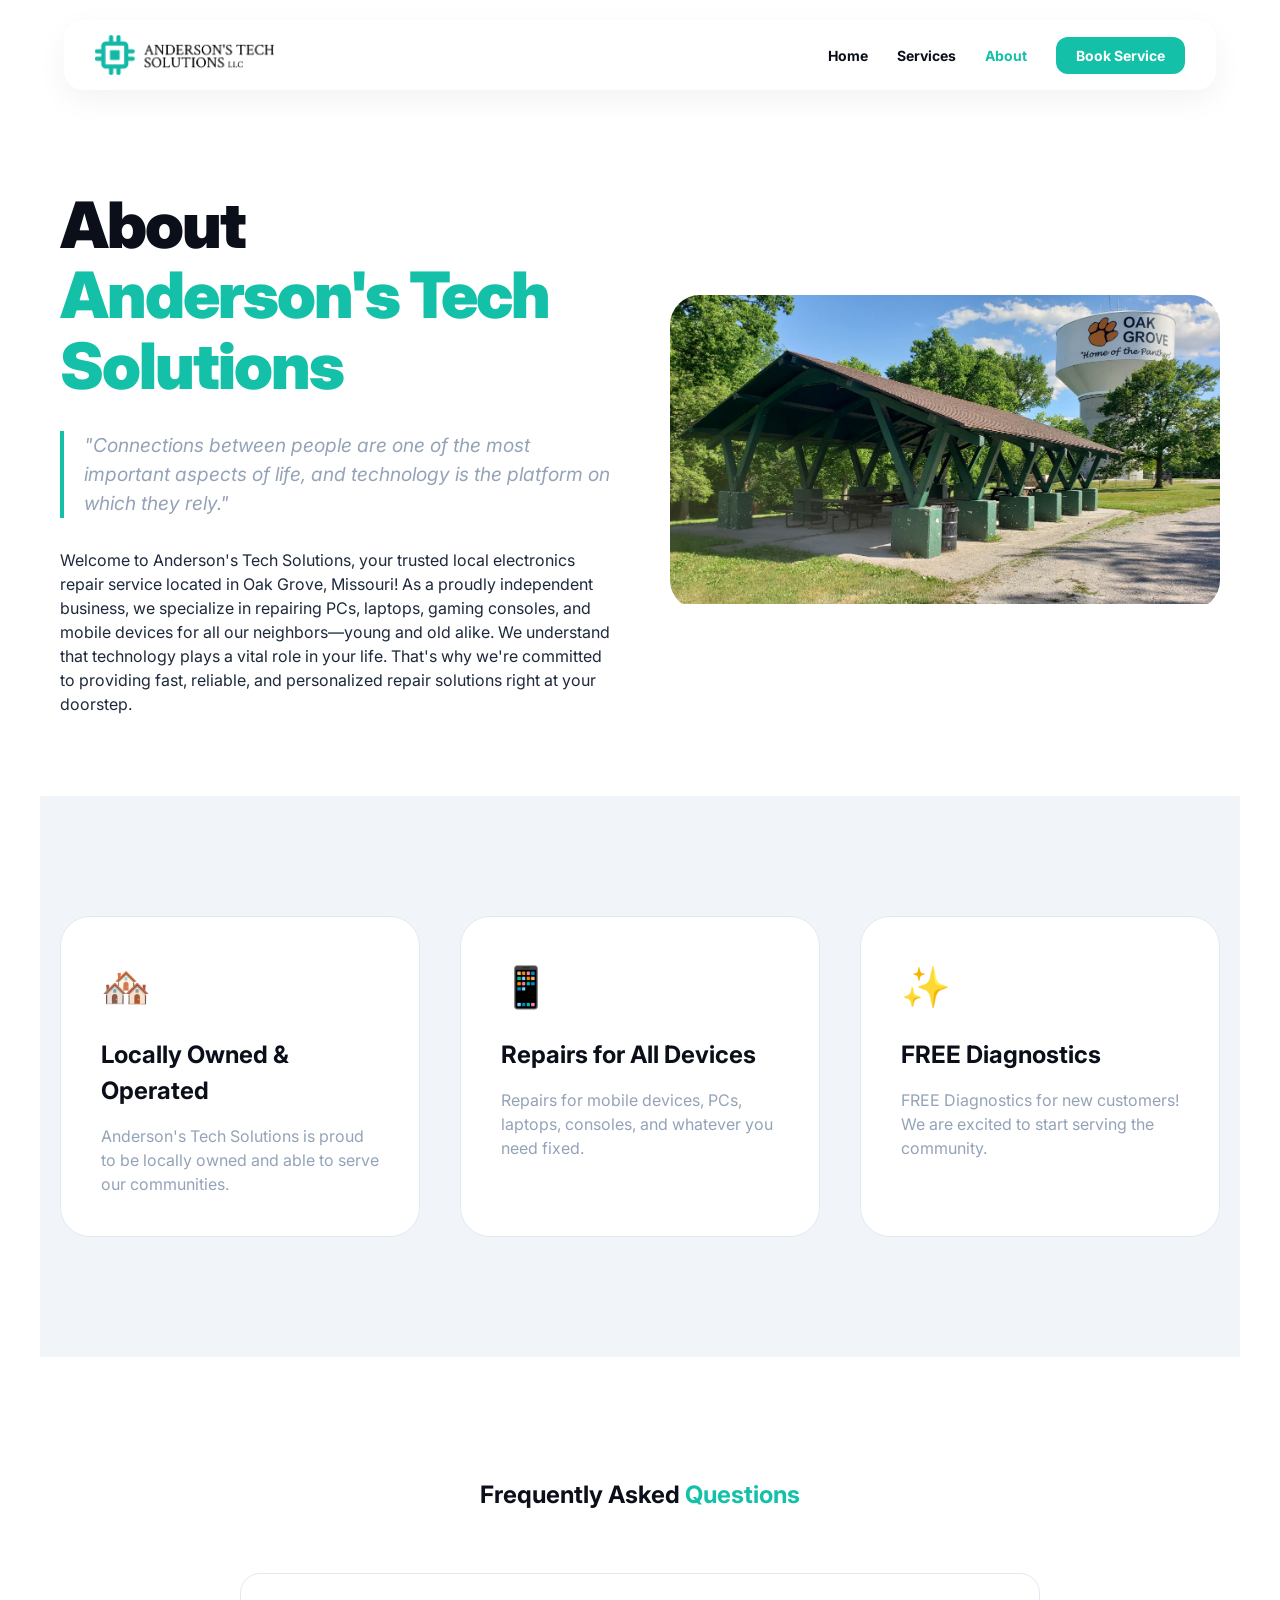
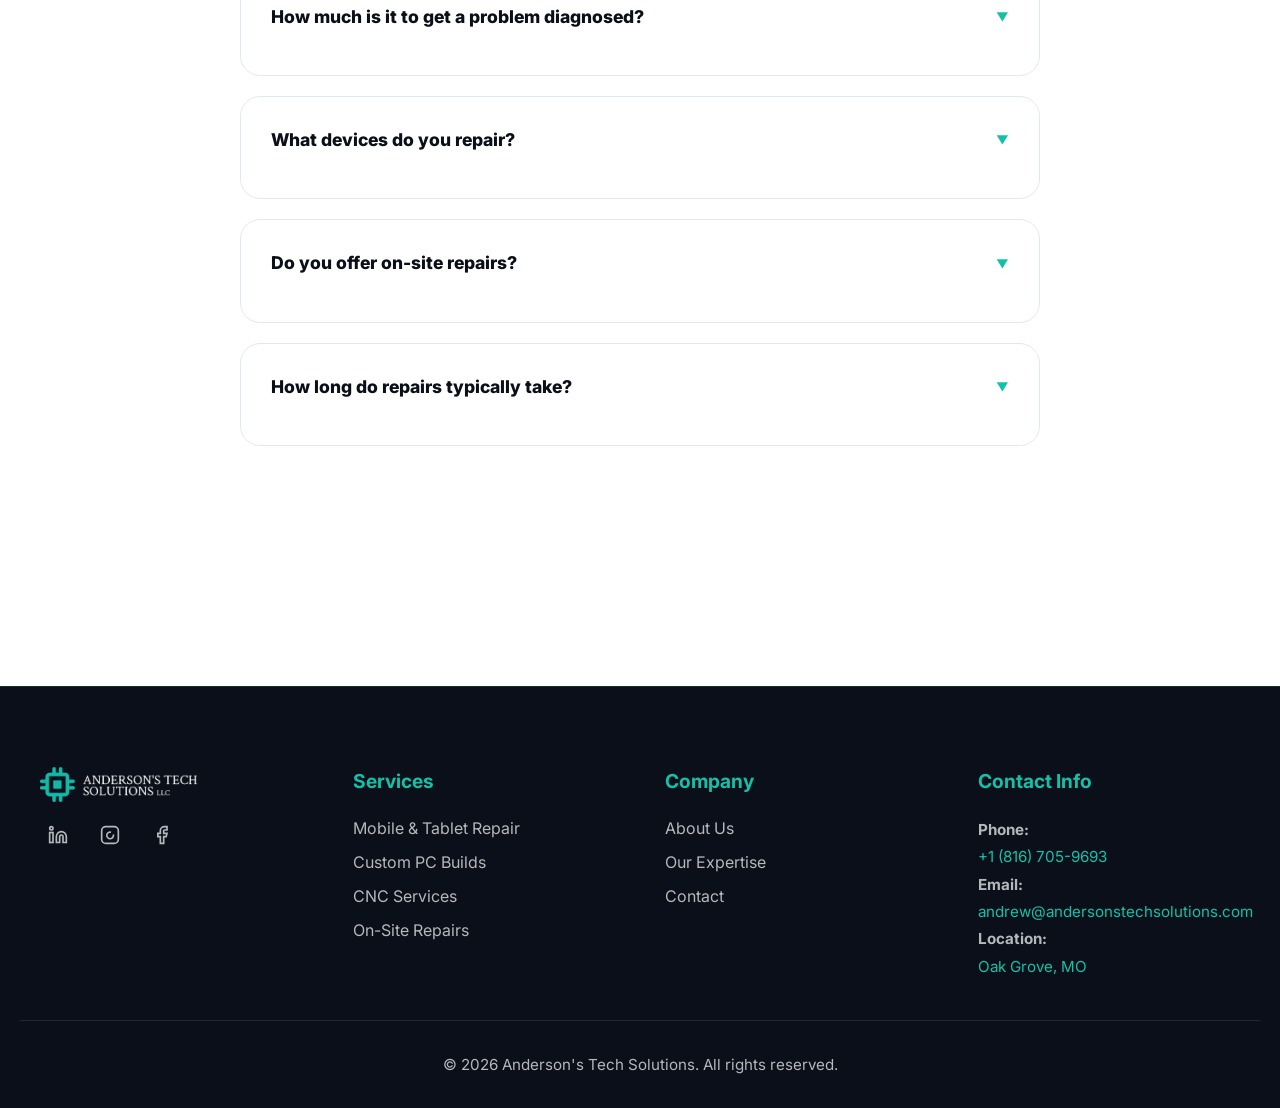
<file: about.html>
<!DOCTYPE html>
<html lang="en">
<head>
    <meta charset="UTF-8">
    <meta name="viewport" content="width=device-width, initial-scale=1.0">
    <link rel="icon" type="image/webp" href="images/log.webp">
    <title>About Us | Anderson's Tech Solutions</title>
    <link rel="stylesheet" href="style.css">
    <link rel="preconnect" href="https://fonts.googleapis.com">
    <link rel="preconnect" href="https://fonts.gstatic.com" crossorigin>
    <link href="https://fonts.googleapis.com/css2?family=Inter:wght@600;700;800;900&family=Plus+Jakarta+Sans:wght@700;800&display=swap" rel="stylesheet">
    <link href="https://unpkg.com/aos@2.3.1/dist/aos.css" rel="stylesheet">
</head>
<body>

    <nav class="navbar">
        <a href="index.html" style="display: flex; align-items: center; text-decoration: none;">
            <img src="images/andersons-tech-solutions-logo.webp" height="40" alt="Anderson's Tech Solutions Logo">
        </a>
        
        <!-- Pulsante Hamburger (visibile solo mobile) -->
        <button class="hamburger" aria-label="Toggle navigation menu" aria-expanded="false">
            <svg class="hamburger-open" width="28" height="28" viewBox="0 0 24 24" fill="none" stroke="#0b0f1a" stroke-width="3" aria-hidden="true">
                <line x1="3" y1="6" x2="21" y2="6"></line>
                <line x1="3" y1="12" x2="21" y2="12"></line>
                <line x1="3" y1="18" x2="21" y2="18"></line>
            </svg>
            <svg class="hamburger-close" width="28" height="28" viewBox="0 0 24 24" fill="none" stroke="#ffffff" stroke-width="3" aria-hidden="true">
                <line x1="5" y1="5" x2="19" y2="19"></line>
                <line x1="19" y1="5" x2="5" y2="19"></line>
            </svg>
        </button>
        
        <div class="nav-links">
            <a href="index.html">Home</a>
            <a href="services.html">Services</a>
            <a href="about.html" class="active">About</a>
            <a href="contact.html" class="btn-cta">Book Service</a>

            <div class="mobile-social" aria-label="Social links">
                <a href="#" class="social-link" aria-label="LinkedIn">
                    <svg width="24" height="24" viewBox="0 0 24 24" fill="none" stroke="currentColor" stroke-width="2" aria-hidden="true">
                        <path d="M16 8a6 6 0 0 1 6 6v7h-4v-7a2 2 0 0 0-2-2 2 2 0 0 0-2 2v7h-4v-7a6 6 0 0 1 6-6z"></path>
                        <rect x="2" y="9" width="4" height="12"></rect>
                        <circle cx="4" cy="4" r="2"></circle>
                    </svg>
                </a>
                <a href="#" class="social-link" aria-label="Instagram">
                    <svg width="24" height="24" viewBox="0 0 24 24" fill="none" stroke="currentColor" stroke-width="2" aria-hidden="true">
                        <rect x="2" y="2" width="20" height="20" rx="5" ry="5"></rect>
                        <path d="M16 11.37a4 4 0 1 1-2.74-2.74"></path>
                        <line x1="17.5" y1="6.5" x2="17.51" y2="6.5"></line>
                    </svg>
                </a>
                <a href="#" class="social-link" aria-label="Facebook">
                    <svg width="24" height="24" viewBox="0 0 24 24" fill="none" stroke="currentColor" stroke-width="2" aria-hidden="true">
                        <path d="M18 2h-3a5 5 0 0 0-5 5v3H7v4h3v8h4v-8h3l1-4h-4V7a1 1 0 0 1 1-1h3z"></path>
                    </svg>
                </a>
            </div>
        </div>
    </nav>

    <main style="padding-top: 110px;">
        <section class="about-hero">
            <div class="grid-dynamic">
                <div data-aos="fade-right">
                    <h1 style="font-size: clamp(1.8rem, 5vw, 4.5rem);">About <br><span class="text-teal">Anderson's Tech Solutions</span></h1>
                    <p style="margin: 30px 0; font-size: clamp(1rem, 2vw, 1.2rem); color: var(--gray-400); border-left: 4px solid var(--teal); padding-left: 20px; font-style: italic;">
                        "Connections between people are one of the most important aspects of life, and technology is the platform on which they rely."
                    </p>
                    <p style="color: var(--gray-800); font-size: clamp(0.95rem, 2vw, 1rem);">Welcome to Anderson's Tech Solutions, your trusted local electronics repair service located in Oak Grove, Missouri! As a proudly independent business, we specialize in repairing PCs, laptops, gaming consoles, and mobile devices for all our neighbors—young and old alike. We understand that technology plays a vital role in your life. That's why we're committed to providing fast, reliable, and personalized repair solutions right at your doorstep.</p>
                </div>
                <div class="img-wrapper" style="height: auto; min-height: 300px;" data-aos="zoom-in">
                    <img src="images/oakgrove.webp" alt="Oak Grove Workshop">
                </div>
            </div>
        </section>

        <section style="background: var(--bg-light); padding: 120px 20px;">
            <div style="max-width: 1200px; margin: 0 auto; display: grid; grid-template-columns: repeat(auto-fit, minmax(250px, 1fr)); gap: 40px;">
                <div class="card-standard" data-aos="fade-up">
                    <div style="font-size: 2.5rem; margin-bottom: 20px;">🏘️</div>
                    <h3>Locally Owned & Operated</h3>
                    <p>Anderson's Tech Solutions is proud to be locally owned and able to serve our communities.</p>
                </div>
                <div class="card-standard" data-aos="fade-up" data-aos-delay="25">
                    <div style="font-size: 2.5rem; margin-bottom: 20px;">📱</div>
                    <h3>Repairs for All Devices</h3>
                    <p>Repairs for mobile devices, PCs, laptops, consoles, and whatever you need fixed.</p>
                </div>
                <div class="card-standard" data-aos="fade-up" data-aos-delay="50">
                    <div style="font-size: 2.5rem; margin-bottom: 20px;">✨</div>
                    <h3>FREE Diagnostics</h3>
                    <p>FREE Diagnostics for new customers! We are excited to start serving the community.</p>
                </div>
            </div>
        </section>

        <section id="faq" style="padding: 120px 20px;">
            <div style="max-width: 1200px; margin: 0 auto;">
                <h2 style="text-align: center; margin-bottom: 60px;">Frequently Asked <span class="text-teal">Questions</span></h2>
                <div style="max-width: 800px; margin: 0 auto; display: grid; gap: 20px;">
                    
                    <div class="faq-item" data-aos="fade-up">
                        <div class="faq-question">How much is it to get a problem diagnosed?</div>
                        <div class="faq-answer">Diagnostics on average are about $50 but are completely free for new customers with our promotion!</div>
                    </div>

                    <div class="faq-item" data-aos="fade-up">
                        <div class="faq-question">What devices do you repair?</div>
                        <div class="faq-answer">We repair a wide range of electronics, including PCs, laptops, gaming consoles, mobile devices, and even custom-built computers. If it's tech, we can fix it!</div>
                    </div>

                    <div class="faq-item" data-aos="fade-up">
                        <div class="faq-question">Do you offer on-site repairs?</div>
                        <div class="faq-answer">Yes! We come to you for diagnostics, repairs, or device pick-up and drop-off, making the process as convenient as possible.</div>
                    </div>

                    <div class="faq-item" data-aos="fade-up">
                        <div class="faq-question">How long do repairs typically take?</div>
                        <div class="faq-answer">Most repairs are completed within 1 to 3 business days, depending on the complexity. We'll always keep you updated on the timeline.</div>
                    </div>

                </div>
            </div>
        </section>
    </main>

    <footer>
        <div class="footer-container">
            <div>
                <div class="footer-logo">
                    <img src="images/andersons-tech-solutions-logo2.webp" alt="Logo">
                </div>
                <div class="footer-social" aria-label="Social links">
                    <a href="https://www.linkedin.com" target="_blank" rel="noopener noreferrer" class="social-link" aria-label="LinkedIn">
                        <svg width="24" height="24" viewBox="0 0 24 24" fill="none" stroke="currentColor" stroke-width="2" aria-hidden="true">
                            <path d="M16 8a6 6 0 0 1 6 6v7h-4v-7a2 2 0 0 0-2-2 2 2 0 0 0-2 2v7h-4v-7a6 6 0 0 1 6-6z"></path>
                            <rect x="2" y="9" width="4" height="12"></rect>
                            <circle cx="4" cy="4" r="2"></circle>
                        </svg>
                    </a>
                    <a href="https://www.instagram.com" target="_blank" rel="noopener noreferrer" class="social-link" aria-label="Instagram">
                        <svg width="24" height="24" viewBox="0 0 24 24" fill="none" stroke="currentColor" stroke-width="2" aria-hidden="true">
                            <rect x="2" y="2" width="20" height="20" rx="5" ry="5"></rect>
                            <path d="M16 11.37a4 4 0 1 1-2.74-2.74"></path>
                            <line x1="17.5" y1="6.5" x2="17.51" y2="6.5"></line>
                        </svg>
                    </a>
                    <a href="https://www.facebook.com" target="_blank" rel="noopener noreferrer" class="social-link" aria-label="Facebook">
                        <svg width="24" height="24" viewBox="0 0 24 24" fill="none" stroke="currentColor" stroke-width="2" aria-hidden="true">
                            <path d="M18 2h-3a5 5 0 0 0-5 5v3H7v4h3v8h4v-8h3l1-4h-4V7a1 1 0 0 1 1-1h3z"></path>
                        </svg>
                    </a>
                </div>
            </div>
            <div>
                <h3>Services</h3>
                <a href="services.html#mobile">Mobile & Tablet Repair</a>
                <a href="services.html#custom">Custom PC Builds</a>
                <a href="services.html#cnc">CNC Services</a>
                <a href="services.html#onsite">On-Site Repairs</a>
            </div>
            <div>
                <h3>Company</h3>
                <a href="about.html">About Us</a>
                <a href="services.html">Our Expertise</a>
                <a href="contact.html">Contact</a>
            </div>
            <div>
                <h3>Contact Info</h3>
                <p><strong>Phone:</strong><br>+1 (816) 705-9693</p>
                <p><strong>Email:</strong><br>andrew@andersonstechsolutions.com</p>
                <p><strong>Location:</strong><br>Oak Grove, MO</p>
            </div>
        </div>
        <div class="footer-bottom">
            <p>&copy; 2026 Anderson's Tech Solutions. All rights reserved.</p>
        </div>
    </footer>

    <script src="https://unpkg.com/aos@2.3.1/dist/aos.js"></script>
    <script>
        AOS.init({ duration: 450, once: true });
        
        // Hide navbar on scroll
        let lastScrollTop = 0;
        const navbar = document.querySelector('.navbar');
        
        window.addEventListener('scroll', function() {
            let currentScroll = window.pageYOffset || document.documentElement.scrollTop;
            
            if (currentScroll > lastScrollTop && currentScroll > 100) {
                // Scrolling DOWN
                navbar.classList.add('hide');
            } else {
                // Scrolling UP
                navbar.classList.remove('hide');
            }
            
            lastScrollTop = currentScroll <= 0 ? 0 : currentScroll;
        });
        
        // Simple FAQ Accordion logic
        document.querySelectorAll('.faq-item').forEach(item => {
            item.addEventListener('click', () => {
                // Close other items
                document.querySelectorAll('.faq-item').forEach(otherItem => {
                    if (otherItem !== item) {
                        otherItem.classList.remove('active');
                    }
                });
                // Toggle current item
                item.classList.toggle('active');
            });
        });
        
        // Toggle Menu Mobile
        const hamburger = document.querySelector('.hamburger');
        const navLinks = document.querySelector('.nav-links');
        let scrollPosition = 0;
        
        // Funzione per bloccare lo scroll
        function lockScroll() {
            scrollPosition = window.pageYOffset;
            document.body.style.overflow = 'hidden';
            document.body.style.position = 'fixed';
            document.body.style.top = `-${scrollPosition}px`;
            document.body.style.width = '100%';
        }
        
        // Funzione per sbloccare lo scroll
        function unlockScroll() {
            document.body.style.removeProperty('overflow');
            document.body.style.removeProperty('position');
            document.body.style.removeProperty('top');
            document.body.style.removeProperty('width');
            window.scrollTo(0, scrollPosition);
        }
        
        // Funzione per chiudere il menu
        function closeMenu() {
            navLinks.classList.remove('active');
            hamburger.setAttribute('aria-expanded', 'false');
            hamburger.classList.remove('active');
            unlockScroll();
        }
        
        // Toggle hamburger
        hamburger.addEventListener('click', () => {
            const isActive = navLinks.classList.toggle('active');
            hamburger.setAttribute('aria-expanded', isActive);
            hamburger.classList.toggle('active', isActive);
            
            if (isActive) {
                lockScroll();
            } else {
                unlockScroll();
            }
        });
        
        // Chiudi menu quando si clicca su un link
        navLinks.querySelectorAll('a').forEach(link => {
            link.addEventListener('click', closeMenu);
        });
        
        // Chiudi menu quando si clicca fuori (sull'overlay)
        navLinks.addEventListener('click', (e) => {
            if (e.target === navLinks) {
                closeMenu();
            }
        });
    </script>
</body>
</html>
</file>
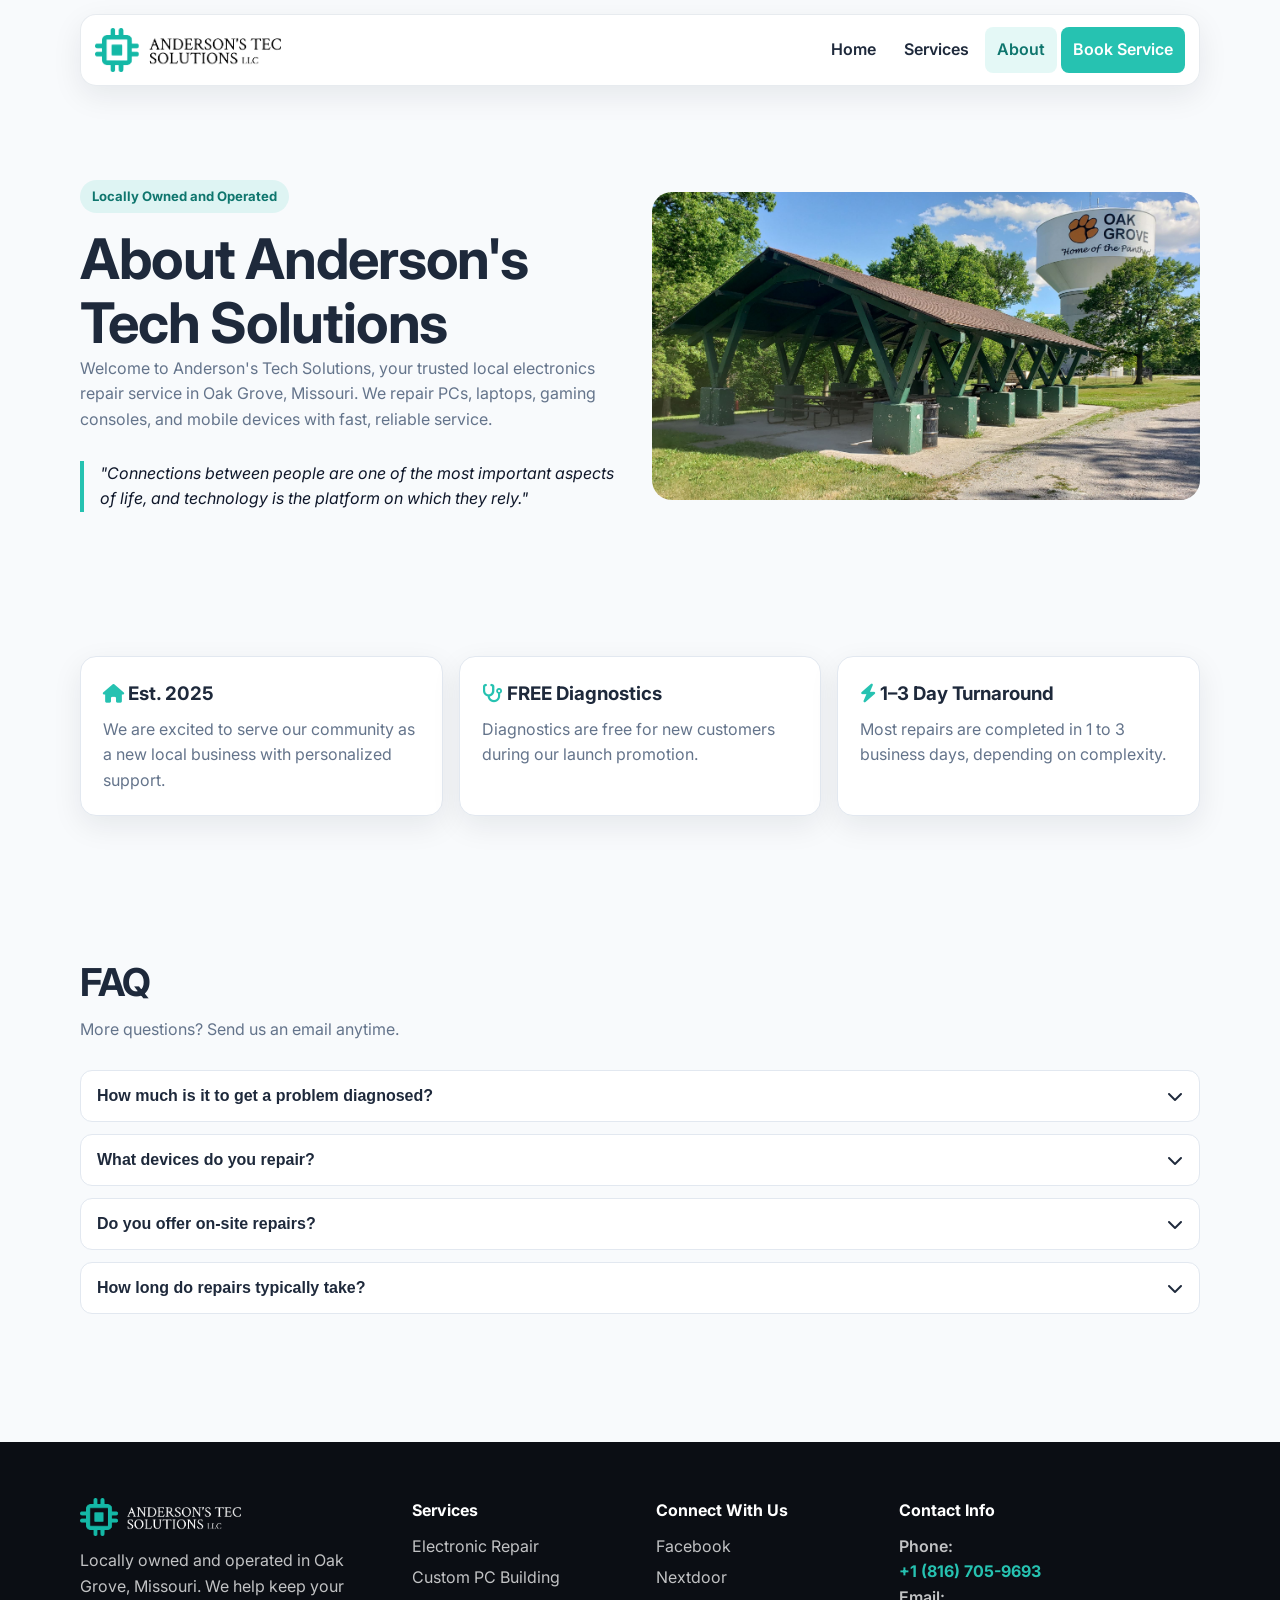
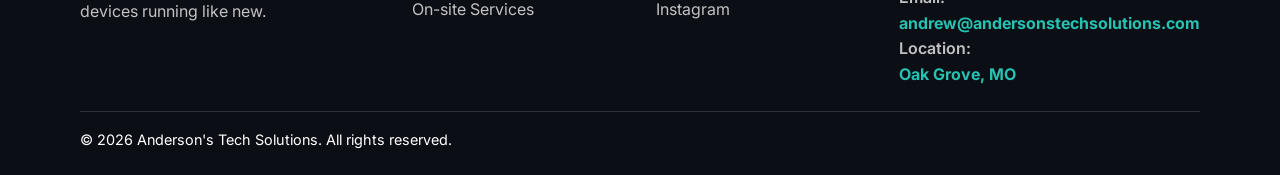
<file: ATS/about.html>
<!DOCTYPE html>
<html lang="en">
<head>
    <meta charset="UTF-8">
    <meta name="viewport" content="width=device-width, initial-scale=1.0">
    <title>About | Anderson's Tech Solutions</title>
    <link rel="preconnect" href="https://fonts.googleapis.com">
    <link rel="preconnect" href="https://fonts.gstatic.com" crossorigin>
    <link href="https://fonts.googleapis.com/css2?family=Inter:wght@400;500;600;700;800&display=swap" rel="stylesheet">
    <link rel="stylesheet" href="style.css">
    <link rel="stylesheet" href="https://cdnjs.cloudflare.com/ajax/libs/font-awesome/6.5.2/css/all.min.css">
</head>
<body>
    <header class="site-header">
        <div class="container nav-wrap">
            <a class="brand" href="index.html" aria-label="Go to home">
                <img src="images/andersons-tech-solutions-logo.webp" alt="Anderson's Tech Solutions logo">
            </a>
            <button class="nav-toggle" aria-label="Open navigation" aria-expanded="false" aria-controls="site-nav">
                <span></span><span></span><span></span>
            </button>
            <nav class="nav-links" id="site-nav">
                <a href="index.html">Home</a>
                <a href="services.html">Services</a>
                <a href="about.html">About</a>
                <a href="contact.html" class="nav-cta">Book Service</a>
            </nav>
        </div>
    </header>

    <main>
        <section class="section">
            <div class="container split">
                <div>
                    <span class="pill">Locally Owned and Operated</span>
                    <h1>About Anderson's Tech Solutions</h1>
                    <p class="section-copy">Welcome to Anderson's Tech Solutions, your trusted local electronics repair service in Oak Grove, Missouri. We repair PCs, laptops, gaming consoles, and mobile devices with fast, reliable service.</p>
                    <p class="quote-box">"Connections between people are one of the most important aspects of life, and technology is the platform on which they rely."</p>
                </div>
                <div class="hero-media">
                    <img src="images/oakgrove.webp" alt="Oak Grove community">
                </div>
            </div>
        </section>

        <section class="section">
            <div class="container services-grid">
                <article class="card">
                    <h3><i class="fa-solid fa-house" style="color:#26C2B1;"></i> Est. 2025</h3>
                    <p>We are excited to serve our community as a new local business with personalized support.</p>
                </article>
                <article class="card">
                    <h3><i class="fa-solid fa-stethoscope" style="color:#26C2B1;"></i> FREE Diagnostics</h3>
                    <p>Diagnostics are free for new customers during our launch promotion.</p>
                </article>
                <article class="card">
                    <h3><i class="fa-solid fa-bolt" style="color:#26C2B1;"></i> 1–3 Day Turnaround</h3>
                    <p>Most repairs are completed in 1 to 3 business days, depending on complexity.</p>
                </article>
            </div>
        </section>

        <section class="section">
            <div class="container">
                <h2 class="section-title">FAQ</h2>
                <p class="section-copy">More questions? Send us an email anytime.</p>
                <div class="faq-list">
                    <article class="faq-item">
                        <button class="faq-question" type="button">How much is it to get a problem diagnosed? <i class="fa-solid fa-chevron-down"></i></button>
                        <div class="faq-answer"><p>Diagnostics on average are about $50 but are currently free for new customers with our promotion.</p></div>
                    </article>
                    <article class="faq-item">
                        <button class="faq-question" type="button">What devices do you repair? <i class="fa-solid fa-chevron-down"></i></button>
                        <div class="faq-answer"><p>We repair PCs, laptops, gaming consoles, mobile devices, and custom-built computers. If it's tech, we can fix it.</p></div>
                    </article>
                    <article class="faq-item">
                        <button class="faq-question" type="button">Do you offer on-site repairs? <i class="fa-solid fa-chevron-down"></i></button>
                        <div class="faq-answer"><p>Yes. We come to you for diagnostics, repairs, and device pick-up/drop-off.</p></div>
                    </article>
                    <article class="faq-item">
                        <button class="faq-question" type="button">How long do repairs typically take? <i class="fa-solid fa-chevron-down"></i></button>
                        <div class="faq-answer"><p>Most repairs are completed within 1 to 3 business days. We keep you updated on timing.</p></div>
                    </article>
                </div>
            </div>
        </section>
    </main>

    <footer>
        <div class="container footer-grid">
            <div class="footer-brand">
                <img src="images/andersons-tech-solutions-logo2.webp" alt="Anderson's Tech Solutions logo">
                <p>Locally owned and operated in Oak Grove, Missouri. We help keep your devices running like new.</p>
            </div>
            <div>
                <h4>Services</h4>
                <ul>
                    <li><a href="services.html">Electronic Repair</a></li>
                    <li><a href="services.html">Custom PC Building</a></li>
                    <li><a href="services.html">On-site Services</a></li>
                </ul>
            </div>
            <div>
                <h4>Connect With Us</h4>
                <ul>
                    <li><a href="#">Facebook</a></li>
                    <li><a href="#">Nextdoor</a></li>
                    <li><a href="#">Instagram</a></li>
                </ul>
            </div>
            <div>
                <h4>Contact Info</h4>
                <p><span class="contact-label">Phone:</span><br><span class="contact-value">+1 (816) 705-9693</span></p>
                <p><span class="contact-label">Email:</span><br><span class="contact-value">andrew@andersonstechsolutions.com</span></p>
                <p><span class="contact-label">Location:</span><br><span class="contact-value">Oak Grove, MO</span></p>
            </div>
        </div>
        <div class="container footer-bottom">© 2026 Anderson's Tech Solutions. All rights reserved.</div>
    </footer>

    <script>
        (() => {
            const toggle = document.querySelector('.nav-toggle');
            const nav = document.querySelector('#site-nav');
            const header = document.querySelector('.site-header');
            let lastY = 0;

            toggle.addEventListener('click', () => {
                const isOpen = nav.classList.toggle('open');
                toggle.setAttribute('aria-expanded', isOpen ? 'true' : 'false');
            });

            nav.querySelectorAll('a').forEach(link => {
                link.addEventListener('click', () => {
                    nav.classList.remove('open');
                    toggle.setAttribute('aria-expanded', 'false');
                });
            });

            const current = window.location.pathname.split('/').pop() || 'index.html';
            nav.querySelectorAll('a').forEach(link => {
                const href = link.getAttribute('href');
                if (href === current) link.classList.add('active');
            });

            window.addEventListener('scroll', () => {
                const y = window.scrollY || document.documentElement.scrollTop;
                if (y > lastY && y > 120) header.classList.add('is-hidden');
                else header.classList.remove('is-hidden');
                lastY = y <= 0 ? 0 : y;
            });

            document.querySelectorAll('.faq-item').forEach(item => {
                const button = item.querySelector('.faq-question');
                button.addEventListener('click', () => item.classList.toggle('active'));
            });
        })();
    </script>
</body>
</html>
</file>
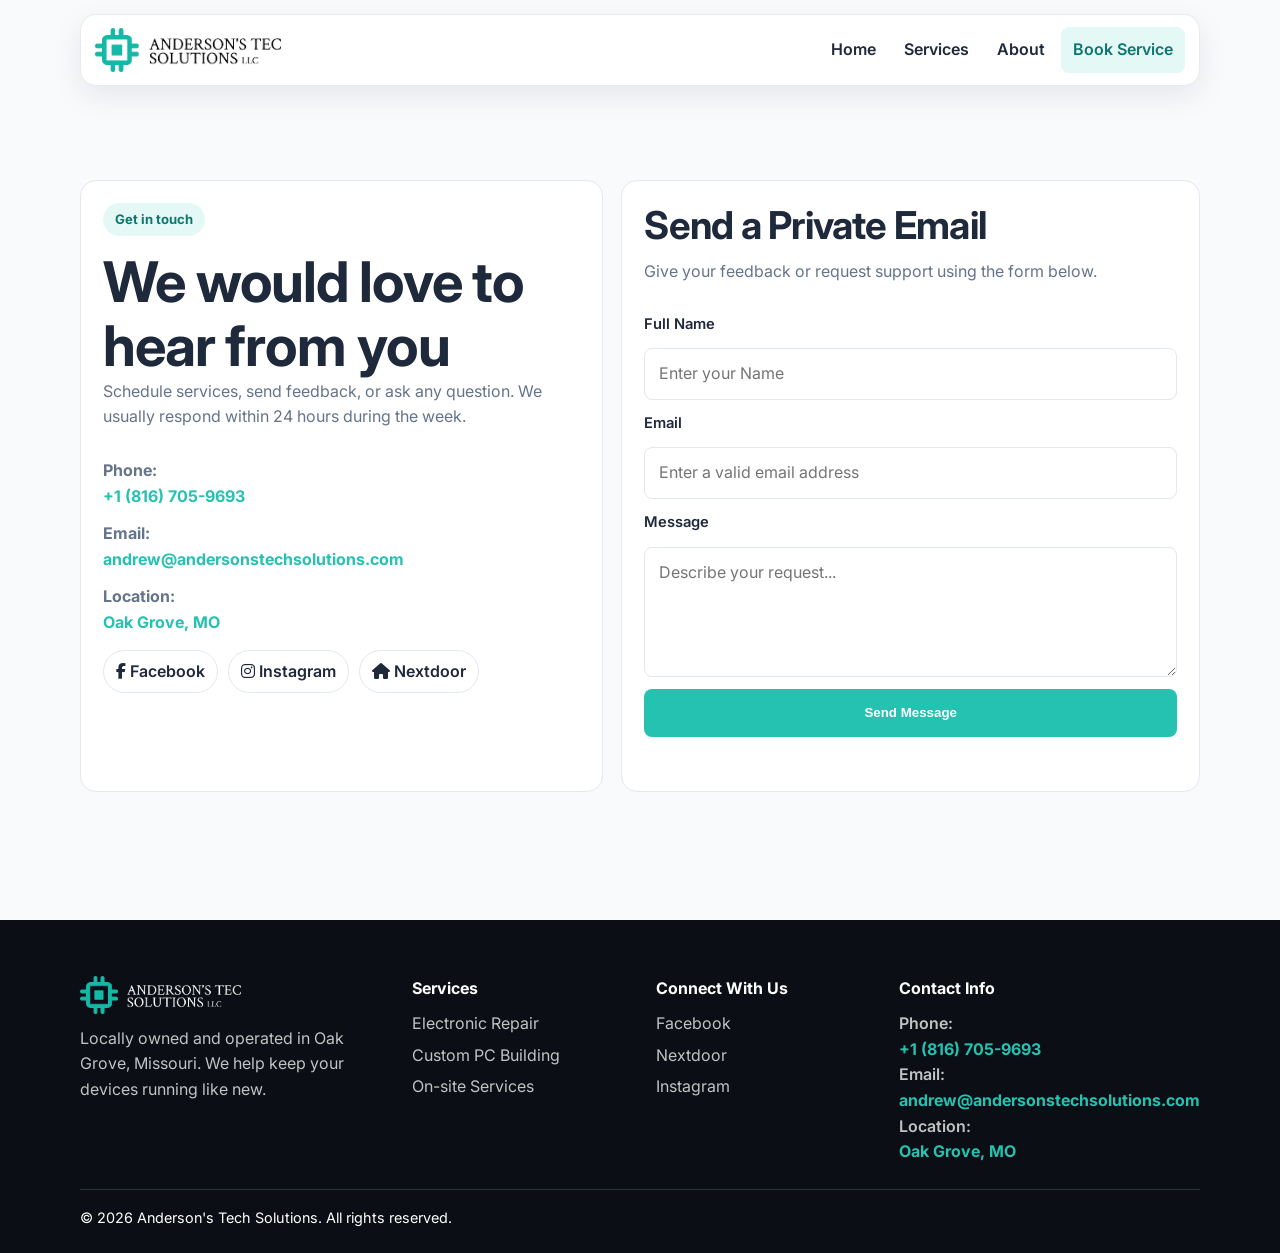
<file: ATS/contact.html>
<!DOCTYPE html>
<html lang="en">
<head>
    <meta charset="UTF-8">
    <meta name="viewport" content="width=device-width, initial-scale=1.0">
    <title>Contact | Anderson's Tech Solutions</title>
    <link rel="preconnect" href="https://fonts.googleapis.com">
    <link rel="preconnect" href="https://fonts.gstatic.com" crossorigin>
    <link href="https://fonts.googleapis.com/css2?family=Inter:wght@400;500;600;700;800&display=swap" rel="stylesheet">
    <link rel="stylesheet" href="style.css">
    <link rel="stylesheet" href="https://cdnjs.cloudflare.com/ajax/libs/font-awesome/6.5.2/css/all.min.css">
</head>
<body>
    <header class="site-header">
        <div class="container nav-wrap">
            <a class="brand" href="index.html" aria-label="Go to home">
                <img src="images/andersons-tech-solutions-logo.webp" alt="Anderson's Tech Solutions logo">
            </a>
            <button class="nav-toggle" aria-label="Open navigation" aria-expanded="false" aria-controls="site-nav">
                <span></span><span></span><span></span>
            </button>
            <nav class="nav-links" id="site-nav">
                <a href="index.html">Home</a>
                <a href="services.html">Services</a>
                <a href="about.html">About</a>
                <a href="contact.html" class="nav-cta">Book Service</a>
            </nav>
        </div>
    </header>

    <main>
        <section class="section">
            <div class="container contact-layout">
                <aside class="contact-panel">
                    <span class="pill">Get in touch</span>
                    <h1>We would love to hear from you</h1>
                    <p class="section-copy">Schedule services, send feedback, or ask any question. We usually respond within 24 hours during the week.</p>
                    <div class="contact-list">
                        <p><strong>Phone:</strong><br><span class="contact-value">+1 (816) 705-9693</span></p>
                        <p><strong>Email:</strong><br><span class="contact-value">andrew@andersonstechsolutions.com</span></p>
                        <p><strong>Location:</strong><br><span class="contact-value">Oak Grove, MO</span></p>
                    </div>
                    <div class="social-links">
                        <a href="#"><i class="fa-brands fa-facebook-f"></i> Facebook</a>
                        <a href="#"><i class="fa-brands fa-instagram"></i> Instagram</a>
                        <a href="#"><i class="fa-solid fa-house"></i> Nextdoor</a>
                    </div>
                </aside>

                <div class="contact-form-wrap">
                    <h2 class="section-title">Send a Private Email</h2>
                    <p class="section-copy">Give your feedback or request support using the form below.</p>
                    <form id="contact-form">
                        <label for="name">Full Name</label>
                        <input id="name" type="text" name="name" placeholder="Enter your Name" required>

                        <label for="email">Email</label>
                        <input id="email" type="email" name="email" placeholder="Enter a valid email address" required>

                        <label for="message">Message</label>
                        <textarea id="message" name="message" placeholder="Describe your request..." required></textarea>

                        <button class="btn" type="submit">Send Message</button>
                        <p class="form-msg" id="form-msg"></p>
                    </form>
                </div>
            </div>
        </section>
    </main>

    <footer>
        <div class="container footer-grid">
            <div class="footer-brand">
                <img src="images/andersons-tech-solutions-logo2.webp" alt="Anderson's Tech Solutions logo">
                <p>Locally owned and operated in Oak Grove, Missouri. We help keep your devices running like new.</p>
            </div>
            <div>
                <h4>Services</h4>
                <ul>
                    <li><a href="services.html">Electronic Repair</a></li>
                    <li><a href="services.html">Custom PC Building</a></li>
                    <li><a href="services.html">On-site Services</a></li>
                </ul>
            </div>
            <div>
                <h4>Connect With Us</h4>
                <ul>
                    <li><a href="#">Facebook</a></li>
                    <li><a href="#">Nextdoor</a></li>
                    <li><a href="#">Instagram</a></li>
                </ul>
            </div>
            <div>
                <h4>Contact Info</h4>
                <p><span class="contact-label">Phone:</span><br><span class="contact-value">+1 (816) 705-9693</span></p>
                <p><span class="contact-label">Email:</span><br><span class="contact-value">andrew@andersonstechsolutions.com</span></p>
                <p><span class="contact-label">Location:</span><br><span class="contact-value">Oak Grove, MO</span></p>
            </div>
        </div>
        <div class="container footer-bottom">© 2026 Anderson's Tech Solutions. All rights reserved.</div>
    </footer>

    <script>
        (() => {
            const toggle = document.querySelector('.nav-toggle');
            const nav = document.querySelector('#site-nav');
            const header = document.querySelector('.site-header');
            const form = document.querySelector('#contact-form');
            const msg = document.querySelector('#form-msg');
            let lastY = 0;

            toggle.addEventListener('click', () => {
                const isOpen = nav.classList.toggle('open');
                toggle.setAttribute('aria-expanded', isOpen ? 'true' : 'false');
            });

            nav.querySelectorAll('a').forEach(link => {
                link.addEventListener('click', () => {
                    nav.classList.remove('open');
                    toggle.setAttribute('aria-expanded', 'false');
                });
            });

            const current = window.location.pathname.split('/').pop() || 'index.html';
            nav.querySelectorAll('a').forEach(link => {
                const href = link.getAttribute('href');
                if (href === current) link.classList.add('active');
            });

            window.addEventListener('scroll', () => {
                const y = window.scrollY || document.documentElement.scrollTop;
                if (y > lastY && y > 120) header.classList.add('is-hidden');
                else header.classList.remove('is-hidden');
                lastY = y <= 0 ? 0 : y;
            });

            form.addEventListener('submit', (event) => {
                event.preventDefault();
                msg.textContent = 'Thanks! Your message has been prepared. We will get back to you soon.';
                form.reset();
            });
        })();
    </script>
</body>
</html>
</file>
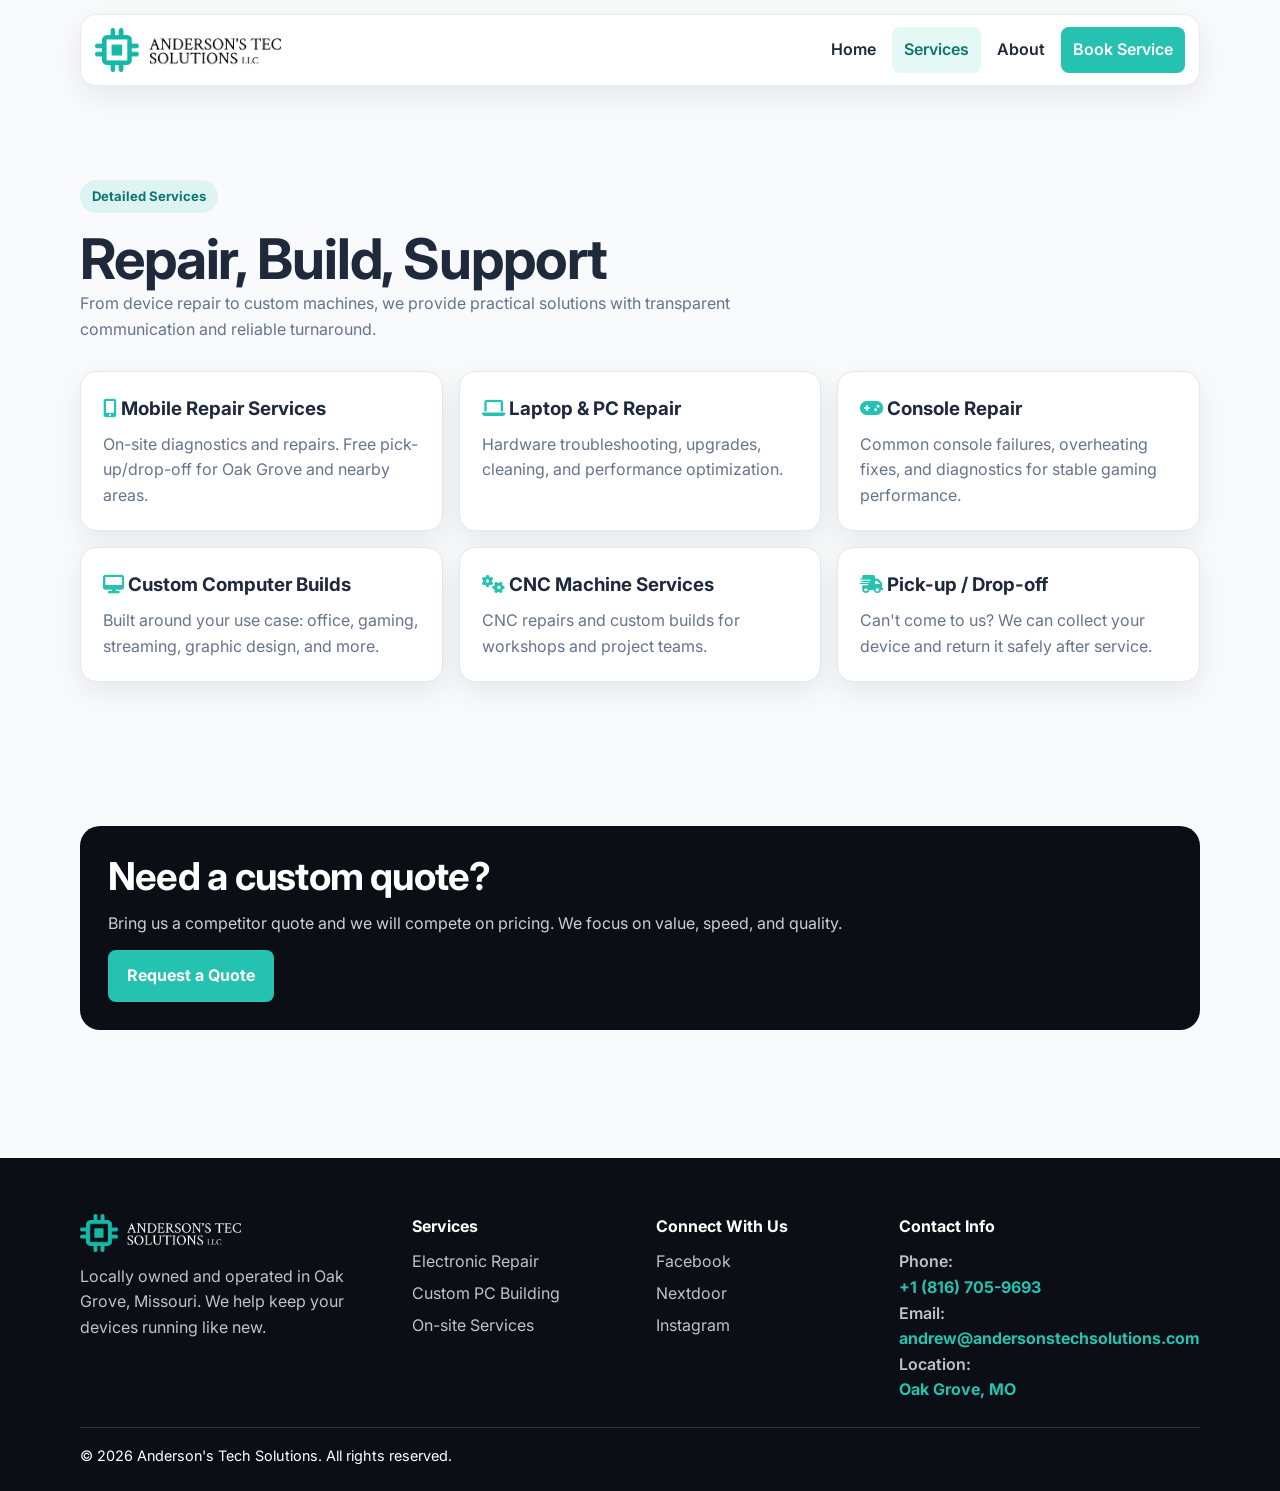
<file: ATS/services.html>
<!DOCTYPE html>
<html lang="en">
<head>
    <meta charset="UTF-8">
    <meta name="viewport" content="width=device-width, initial-scale=1.0">
    <title>Services | Anderson's Tech Solutions</title>
    <link rel="preconnect" href="https://fonts.googleapis.com">
    <link rel="preconnect" href="https://fonts.gstatic.com" crossorigin>
    <link href="https://fonts.googleapis.com/css2?family=Inter:wght@400;500;600;700;800&display=swap" rel="stylesheet">
    <link rel="stylesheet" href="style.css">
    <link rel="stylesheet" href="https://cdnjs.cloudflare.com/ajax/libs/font-awesome/6.5.2/css/all.min.css">
</head>
<body>
    <header class="site-header">
        <div class="container nav-wrap">
            <a class="brand" href="index.html" aria-label="Go to home">
                <img src="images/andersons-tech-solutions-logo.webp" alt="Anderson's Tech Solutions logo">
            </a>
            <button class="nav-toggle" aria-label="Open navigation" aria-expanded="false" aria-controls="site-nav">
                <span></span><span></span><span></span>
            </button>
            <nav class="nav-links" id="site-nav">
                <a href="index.html">Home</a>
                <a href="services.html">Services</a>
                <a href="about.html">About</a>
                <a href="contact.html" class="nav-cta">Book Service</a>
            </nav>
        </div>
    </header>

    <main>
        <section class="section">
            <div class="container">
                <span class="pill">Detailed Services</span>
                <h1>Repair, Build, Support</h1>
                <p class="section-copy">From device repair to custom machines, we provide practical solutions with transparent communication and reliable turnaround.</p>
                <div class="services-grid">
                    <article class="card">
                        <h3><i class="fa-solid fa-mobile-screen-button" style="color:#26C2B1;"></i> Mobile Repair Services</h3>
                        <p>On-site diagnostics and repairs. Free pick-up/drop-off for Oak Grove and nearby areas.</p>
                    </article>
                    <article class="card">
                        <h3><i class="fa-solid fa-laptop" style="color:#26C2B1;"></i> Laptop & PC Repair</h3>
                        <p>Hardware troubleshooting, upgrades, cleaning, and performance optimization.</p>
                    </article>
                    <article class="card">
                        <h3><i class="fa-solid fa-gamepad" style="color:#26C2B1;"></i> Console Repair</h3>
                        <p>Common console failures, overheating fixes, and diagnostics for stable gaming performance.</p>
                    </article>
                    <article class="card">
                        <h3><i class="fa-solid fa-desktop" style="color:#26C2B1;"></i> Custom Computer Builds</h3>
                        <p>Built around your use case: office, gaming, streaming, graphic design, and more.</p>
                    </article>
                    <article class="card">
                        <h3><i class="fa-solid fa-gears" style="color:#26C2B1;"></i> CNC Machine Services</h3>
                        <p>CNC repairs and custom builds for workshops and project teams.</p>
                    </article>
                    <article class="card">
                        <h3><i class="fa-solid fa-truck-fast" style="color:#26C2B1;"></i> Pick-up / Drop-off</h3>
                        <p>Can't come to us? We can collect your device and return it safely after service.</p>
                    </article>
                </div>
            </div>
        </section>

        <section class="section">
            <div class="container dark-band">
                <h2 class="section-title">Need a custom quote?</h2>
                <p>Bring us a competitor quote and we will compete on pricing. We focus on value, speed, and quality.</p>
                <div style="margin-top:14px;">
                    <a class="btn" href="contact.html">Request a Quote</a>
                </div>
            </div>
        </section>
    </main>

    <footer>
        <div class="container footer-grid">
            <div class="footer-brand">
                <img src="images/andersons-tech-solutions-logo2.webp" alt="Anderson's Tech Solutions logo">
                <p>Locally owned and operated in Oak Grove, Missouri. We help keep your devices running like new.</p>
            </div>
            <div>
                <h4>Services</h4>
                <ul>
                    <li><a href="services.html">Electronic Repair</a></li>
                    <li><a href="services.html">Custom PC Building</a></li>
                    <li><a href="services.html">On-site Services</a></li>
                </ul>
            </div>
            <div>
                <h4>Connect With Us</h4>
                <ul>
                    <li><a href="#">Facebook</a></li>
                    <li><a href="#">Nextdoor</a></li>
                    <li><a href="#">Instagram</a></li>
                </ul>
            </div>
            <div>
                <h4>Contact Info</h4>
                <p><span class="contact-label">Phone:</span><br><span class="contact-value">+1 (816) 705-9693</span></p>
                <p><span class="contact-label">Email:</span><br><span class="contact-value">andrew@andersonstechsolutions.com</span></p>
                <p><span class="contact-label">Location:</span><br><span class="contact-value">Oak Grove, MO</span></p>
            </div>
        </div>
        <div class="container footer-bottom">© 2026 Anderson's Tech Solutions. All rights reserved.</div>
    </footer>

    <script>
        (() => {
            const toggle = document.querySelector('.nav-toggle');
            const nav = document.querySelector('#site-nav');
            const header = document.querySelector('.site-header');
            let lastY = 0;

            toggle.addEventListener('click', () => {
                const isOpen = nav.classList.toggle('open');
                toggle.setAttribute('aria-expanded', isOpen ? 'true' : 'false');
            });

            nav.querySelectorAll('a').forEach(link => {
                link.addEventListener('click', () => {
                    nav.classList.remove('open');
                    toggle.setAttribute('aria-expanded', 'false');
                });
            });

            const current = window.location.pathname.split('/').pop() || 'index.html';
            nav.querySelectorAll('a').forEach(link => {
                const href = link.getAttribute('href');
                if (href === current) link.classList.add('active');
            });

            window.addEventListener('scroll', () => {
                const y = window.scrollY || document.documentElement.scrollTop;
                if (y > lastY && y > 120) header.classList.add('is-hidden');
                else header.classList.remove('is-hidden');
                lastY = y <= 0 ? 0 : y;
            });
        })();
    </script>
</body>
</html>
</file>
<file: style.css>
:root {
    --gray-900: #0b0f1a;
    --gray-800: #1e293b;
    --gray-400: #94a3b8;
    --teal: #14C1A8;
    --teal-dark: #0d9488;
    --teal-glow: rgba(20, 193, 168, 0.3);
    --white: #ffffff;
    --bg-light: #f1f5f9;
    --mobile-menu-bg: #0b111a;
}

* { margin: 0; padding: 0; box-sizing: border-box; }

html {
    -webkit-text-size-adjust: 100%;
    text-size-adjust: 100%;
    overflow-x: hidden;
}

body {
    font-family: 'Inter', 'Plus Jakarta Sans', -apple-system, BlinkMacSystemFont, sans-serif;
    background: var(--white);
    color: var(--gray-900);
    line-height: 1.5;
    overflow-x: hidden;
    scrollbar-width: none;
    -ms-overflow-style: none;
    width: 100%;
    max-width: 100%;
}

body::-webkit-scrollbar {
    display: none;
}

/* NAVBAR FLOTTANTE */
.navbar {
    position: fixed;
    top: 20px; left: 50%;
    transform: translateX(-50%);
    width: 90%; max-width: 1200px;
    height: 70px;
    background: rgba(255, 255, 255, 0.8);
    backdrop-filter: blur(15px);
    border: 1px solid rgba(255, 255, 255, 0.3);
    border-radius: 20px;
    z-index: 1000;
    display: flex; align-items: center; justify-content: space-between;
    padding: 0 30px;
    box-shadow: 0 10px 30px rgba(0,0,0,0.05);
    transition: transform 0.3s ease, opacity 0.3s ease;
}

.navbar.hide {
    transform: translateX(-50%) translateY(-120px);
    opacity: 0;
    pointer-events: none;
}

.nav-links a {
    text-decoration: none;
    color: var(--gray-900);
    font-weight: 700;
    font-size: 14px;
    margin-left: 25px;
    transition: 0.3s;
}

.nav-links a:hover { color: var(--teal); }

.nav-links a.active { color: var(--teal); }

.mobile-social {
    display: none;
}

.mobile-menu-copy {
    display: none;
}

.btn-cta {
    background: var(--teal);
    color: white !important;
    padding: 10px 20px;
    border-radius: 12px;
    transition: all 0.3s ease;
}

.btn-cta:hover {
    box-shadow: 0 0 15px rgba(20, 193, 168, 0.4);
    transform: translateY(-1px);
}

/* HERO BADGE */
.hero-badge {
    background: rgba(20, 184, 166, 0.1);
    color: var(--teal);
    font-weight: 800;
    letter-spacing: 0.5px;
    font-size: 13px;
    padding: 12px 24px;
    border-radius: 12px;
    display: inline-block;
}

/* HERO BUTTONS */
.hero-buttons {
    display: flex;
    gap: 15px;
    margin-top: 40px;
    flex-wrap: wrap;
}

.btn-primary, .btn-secondary {
    padding: 16px 32px;
    border-radius: 12px;
    font-weight: 700;
    font-size: 15px;
    text-decoration: none;
    display: inline-flex;
    align-items: center;
    transition: all 0.3s cubic-bezier(0.4, 0, 0.2, 1);
    cursor: pointer;
}

.btn-primary {
    background: var(--teal);
    color: var(--gray-900);
    border: 2px solid var(--teal);
}

.btn-primary:hover {
    background: var(--teal-dark);
    border-color: var(--teal-dark);
    transform: translateY(-2px);
    box-shadow: 0 10px 30px var(--teal-glow);
}

.btn-secondary {
    background: transparent;
    color: var(--gray-900);
    border: 2px solid var(--teal);
}

.btn-secondary:hover {
    background: var(--teal);
    color: var(--gray-900);
    transform: translateY(-2px);
    box-shadow: 0 10px 30px var(--teal-glow);
}

/* PRICE GUARANTEE CARD */
.price-guarantee-card {
    background: var(--gray-900);
    color: white;
    padding: 60px;
    border-radius: 40px;
    text-align: center;
    max-width: 1200px;
    margin: 0 auto;
}

.price-guarantee-card h2 {
    font-size: clamp(1.8rem, 4vw, 3rem);
    margin-bottom: 20px;
    font-weight: 800;
    line-height: 1.2;
}

.price-guarantee-card p {
    color: var(--gray-400);
    font-size: 1.1rem;
    max-width: 800px;
    margin: 0 auto;
    line-height: 1.6;
}

/* SERVICES HOME GRID */
.services-home-grid {
    display: grid;
    grid-template-columns: repeat(auto-fit, minmax(280px, 1fr));
    gap: 30px;
    max-width: 1200px;
    margin: 0 auto;
}

.service-card {
    background: white;
    padding: 40px;
    border-radius: 24px;
    border: 2px solid #e2e8f0;
    transition: all 0.4s ease;
    text-align: center;
}

.service-card:hover {
    border-color: var(--teal);
    transform: translateY(-8px);
    box-shadow: 0 20px 40px rgba(20, 184, 166, 0.15);
}

.service-icon {
    width: 80px;
    height: 80px;
    background: rgba(20, 184, 166, 0.1);
    border-radius: 20px;
    display: flex;
    align-items: center;
    justify-content: center;
    margin: 0 auto 24px;
    color: var(--teal);
    transition: all 0.4s ease;
}

.service-card:hover .service-icon {
    background: var(--teal);
    color: white;
    transform: scale(1.1) rotate(5deg);
}

.service-card h3 {
    font-size: 1.4rem;
    font-weight: 800;
    margin-bottom: 16px;
    color: var(--gray-900);
}

.service-card p {
    color: var(--gray-400);
    font-size: 0.95rem;
    line-height: 1.6;
}

/* WE COME TO YOU SECTION */
.we-come-section {
    text-align: center;
    max-width: 600px;
    margin: 60px auto 0;
    padding: 0 20px;
}

.we-come-section h3 {
    font-size: 1.8rem;
    font-weight: 800;
    margin-bottom: 16px;
    color: var(--gray-900);
}

.we-come-section p {
    color: var(--gray-400);
    font-size: 1.05rem;
    line-height: 1.7;
}

.we-come-section .service-icon {
    width: 80px;
    height: 80px;
    background: rgba(20, 184, 166, 0.1);
    border-radius: 20px;
    display: flex;
    align-items: center;
    justify-content: center;
    color: var(--teal);
}

/* TIPOGRAFIA DI IMPATTO */
h1 { font-size: clamp(2.5rem, 6vw, 4.5rem); font-weight: 900; line-height: 1.1; letter-spacing: -2px; }
.text-teal { color: var(--teal); }

/* LAYOUT ASIMMETRICO (La Gerarchia Visiva) */
section { padding: 120px 20px; max-width: 1200px; margin: 0 auto; }

.hero-grid {
    display: grid;
    grid-template-columns: 1.2fr 0.8fr;
    gap: 60px;
    align-items: center;
}

/* CARD DOMINANTE */
.card-main {
    background: var(--gray-900);
    color: white;
    padding: 60px;
    border-radius: 40px;
    position: relative;
    overflow: hidden;
    grid-column: span 2; /* Prende tutta la larghezza per enfasi */
}

/* CARD SECONDARIE */
.card-sub {
    background: var(--bg-light);
    padding: 40px;
    border-radius: 30px;
    border: 1px solid transparent;
    transition: 0.4s ease;
}

.card-sub:hover {
    border-color: var(--teal);
    background: white;
    transform: translateY(-10px);
    box-shadow: 0 20px 40px rgba(0,0,0,0.05);
}

/* IMMAGINI CON OVERLAY */
.img-box {
    width: 100%;
    height: 400px;
    border-radius: 30px;
    overflow: hidden;
    position: relative;
}

.img-box::before {
    content: '';
    position: absolute;
    top: 0;
    left: 0;
    right: 0;
    bottom: 0;
    background: linear-gradient(135deg, rgba(11, 17, 26, 0.4) 0%, rgba(11, 17, 26, 0.2) 100%);
    z-index: 1;
    pointer-events: none;
}

.img-box img {
    width: 100%; height: 100%; object-fit: cover;
    transition: transform 0.5s ease;
}

.img-box:hover img { transform: scale(1.05); }

/* FORM MODERN */
.input-field {
    width: 100%;
    padding: 18px;
    background: #f8fafc;
    border: 2px solid #e2e8f0;
    border-radius: 12px;
    margin-bottom: 20px;
    font-family: inherit;
}

.input-field:focus {
    outline: none;
    border-color: var(--teal);
    box-shadow: 0 0 0 4px var(--teal-glow);
}

.btn-send {
    background: var(--teal);
    color: white;
    padding: 20px;
    width: 100%;
    border: none;
    border-radius: 12px;
    font-weight: 800;
    cursor: pointer;
    transition: 0.3s;
}

/* CARD STANDARD (ABOUT) */
.card-standard {
    background: white;
    padding: 40px;
    border-radius: 30px;
    border: 1px solid #e2e8f0;
    transition: 0.4s ease;
}

.card-standard:hover {
    border-color: var(--teal);
    transform: translateY(-10px);
    box-shadow: 0 20px 40px rgba(20, 184, 166, 0.1);
}

.card-standard h3 {
    font-size: 1.5rem;
    margin-bottom: 15px;
    color: var(--gray-900);
}

.card-standard p {
    color: var(--gray-400);
    font-size: 1rem;
}

.card-bento.card-standard {
    background: white;
    padding: 40px;
    border: 1px solid #e2e8f0;
}

.card-bento.card-standard:hover {
    border-color: var(--teal);
    box-shadow: 0 20px 40px rgba(20, 184, 166, 0.1);
}

.card-bento.card-standard h2 {
    color: var(--gray-900);
}

.card-bento.card-standard p {
    color: var(--gray-400);
}

/* GRID LAYOUTS */
.grid-dynamic {
    display: grid;
    grid-template-columns: 1fr 1fr;
    gap: 60px;
    align-items: center;
}

.about-hero {
    padding: 80px 20px;
}

.img-wrapper {
    width: 100%;
    border-radius: 30px;
    overflow: hidden;
    position: relative;
}

.img-wrapper img {
    width: 100%;
    height: 100%;
    object-fit: cover;
    transition: transform 0.5s ease;
}

.img-wrapper:hover img {
    transform: scale(1.05);
}

/* FAQ ITEMS */
.faq-item {
    background: white;
    padding: 30px;
    border-radius: 20px;
    border: 1px solid #e2e8f0;
    cursor: pointer;
    transition: 0.3s ease;
}

.faq-item:hover {
    border-color: var(--teal);
    background: #f8fafc;
}

.faq-question {
    font-weight: 800;
    font-size: 1.1rem;
    color: var(--gray-900);
    margin-bottom: 15px;
    display: flex;
    justify-content: space-between;
    align-items: center;
}

.faq-question::after {
    content: "▼";
    font-size: 12px;
    color: var(--teal);
    transition: transform 0.3s;
}

.faq-item.active .faq-question::after {
    transform: rotate(180deg);
}

.faq-answer {
    color: var(--gray-400);
    max-height: 0;
    overflow: hidden;
    transition: max-height 0.3s ease;
}

.faq-item.active .faq-answer {
    max-height: 500px;
}

/* SERVICES GRID */
.services-grid {
    display: grid;
    grid-template-columns: repeat(2, 1fr);
    gap: 30px;
}

/* BENTO CARDS */
.card-bento {
    border-radius: 30px;
    overflow: hidden;
    transition: 0.4s ease;
}

.card-bento:hover {
    transform: translateY(-10px);
}

.card-dark {
    background: var(--gray-900);
    color: white;
    padding: 50px;
    display: grid;
    grid-template-columns: 1fr 1fr;
    gap: 40px;
    align-items: center;
}

.card-dark h2 {
    font-size: 2.5rem;
    font-weight: 800;
    margin-bottom: 20px;
}

.card-dark p {
    color: rgba(255, 255, 255, 0.7);
    margin-bottom: 20px;
    font-size: 1.1rem;
}

.card-dark a {
    display: inline-block;
}

.bento-content {
    display: flex;
    flex-direction: column;
    justify-content: center;
}

.bento-image {
    width: 100%;
    overflow: hidden;
    border-radius: 20px;
}

.bento-image img {
    width: 100%;
    height: 100%;
    object-fit: cover;
    transition: transform 0.5s ease;
}

.card-bento:hover .bento-image img {
    transform: scale(1.05);
}

.card-featured {
    background: white;
    border: 2px solid #e2e8f0;
    padding: 30px;
    display: flex;
    flex-direction: column;
}

.card-featured:hover {
    border-color: var(--teal);
    box-shadow: 0 20px 40px rgba(20, 184, 166, 0.1);
}

.card-featured h2 {
    font-size: 1.8rem;
    font-weight: 800;
    margin-bottom: 15px;
}

.card-featured p {
    color: var(--gray-400);
    font-size: 1rem;
}

.card-teal {
    background: var(--teal);
    color: white;
    padding: 60px;
    border-radius: 30px;
    display: flex;
    align-items: center;
    justify-content: space-between;
}

.card-teal h2 {
    font-size: 2.5rem;
    font-weight: 800;
    margin-bottom: 20px;
}

.card-teal p {
    color: rgba(255, 255, 255, 0.85);
    margin-bottom: 30px;
    font-size: 1.1rem;
}

.card-teal .btn-cta {
    display: inline-block;
    padding: 12px 30px;
    background: white;
    color: var(--teal) !important;
    text-decoration: none;
    border-radius: 12px;
    font-weight: 800;
    transition: 0.3s;
}

.card-teal .btn-cta:hover {
    background: #f1f5f9;
}

/* SPEC LIST */
.spec-list {
    list-style: none;
    margin-top: 20px;
}

.spec-list li {
    padding: 8px 0;
    color: white;
    font-weight: 600;
}

.spec-list li::before {
    content: "✓ ";
    color: var(--teal);
    font-weight: 800;
}

/* FOOTER */
footer {
    background: var(--gray-900);
    color: white;
    padding: 80px 20px 30px;
    margin-top: 120px;
    border-top: 1px solid rgba(20, 193, 168, 0.2);
}

footer .footer-container {
    max-width: 1200px;
    margin: 0 auto;
    display: grid;
    grid-template-columns: repeat(auto-fit, minmax(250px, 1fr));
    gap: 50px;
    margin-bottom: 40px;
}

footer h3 {
    font-size: 1.2rem;
    margin-bottom: 20px;
    color: var(--teal);
}

footer p {
    color: rgba(255, 255, 255, 0.7);
    font-size: 0.95rem;
    line-height: 1.8;
}

footer a {
    color: rgba(255, 255, 255, 0.7);
    text-decoration: none;
    display: block;
    margin-bottom: 10px;
    transition: 0.3s;
}

footer a:hover {
    color: var(--teal);
}

footer .footer-bottom {
    border-top: 1px solid rgba(255, 255, 255, 0.1);
    padding-top: 30px;
    text-align: center;
    color: rgba(255, 255, 255, 0.4);
    font-size: 0.85rem;
}

footer .footer-logo {
    display: flex;
    align-items: center;
    gap: 15px;
    margin-bottom: 15px;
}

footer .footer-logo img {
    height: 35px;
}

footer .footer-social {
    display: flex;
    gap: 16px;
    margin-top: 15px;
}

footer .footer-social .social-link {
    display: inline-flex;
    width: 36px;
    height: 36px;
    align-items: center;
    justify-content: center;
    color: rgba(255, 255, 255, 0.7);
    transition: color 0.3s ease;
    margin-bottom: 0;
}

footer .footer-social .social-link:hover {
    color: #14C1A8;
    transition: all 0.3s ease;
}

footer .footer-social svg {
    width: 20px;
    height: 20px;
}

/* HAMBURGER BUTTON (nascosto su desktop) */
.hamburger {
    display: none;
    background: none;
    border: none;
    outline: none;
    box-shadow: none;
    appearance: none;
    -webkit-appearance: none;
    -webkit-tap-highlight-color: transparent;
    cursor: pointer;
    padding: 8px;
    z-index: 1001;
    transition: transform 0.3s ease;
    color: var(--gray-900);
    align-items: center;
    justify-content: center;
}

.hamburger:focus,
.hamburger:focus-visible,
.hamburger:active {
    border: none;
    outline: none;
    box-shadow: none;
}

.hamburger:hover {
    transform: scale(1.1);
}

.hamburger svg {
    display: block;
}

.hamburger-close {
    display: none !important;
}

.hamburger.active .hamburger-open {
    display: none !important;
}

.hamburger.active .hamburger-close {
    display: block !important;
}
footer .footer-container > div:not(:first-child) p {
    color: var(--teal);
}

footer .footer-container > div:not(:first-child) p strong {
    color: rgba(255, 255, 255, 0.7);
}

/* RESPONSIVE */
@media (max-width: 900px) {
    html,
    body {
        overflow-x: hidden !important;
        width: 100%;
        max-width: 100%;
    }

    /* NAVBAR MOBILE */
    .navbar {
        padding: 0 15px;
        height: 60px;
        width: 95%;
        top: 10px;
        border-radius: 15px;
    }
    
    .hamburger {
        display: flex;
        position: relative;
        z-index: 1002;
        align-items: center;
        justify-content: center;
    }

    .hamburger.active {
        position: fixed;
        top: 24px;
        right: 24px;
        color: #ffffff;
    }
    
    .nav-links {
        position: fixed;
        top: 0;
        left: 0;
        right: 0;
        width: 100dvw;
        height: 100vh;
        height: 100dvh;
        background: #0b111a;
        display: flex;
        flex-direction: column;
        justify-content: center;
        align-items: center;
        gap: 32px;
        padding: 80px 32px 80px;
        transform: translateX(110%);
        opacity: 0;
        visibility: hidden;
        pointer-events: none;
        transition: transform 0.4s cubic-bezier(0.4, 0, 0.2, 1), 
                    opacity 0.4s cubic-bezier(0.4, 0, 0.2, 1);
        z-index: 1000;
        overflow-y: auto;
        -webkit-overflow-scrolling: touch;
    }
    
    .nav-links.active {
        transform: translateX(0);
        opacity: 1;
        visibility: visible;
        pointer-events: auto;
    }
    
    .nav-links a {
        color: white;
        font-size: 2.5rem;
        font-weight: 600;
        margin: 0;
        padding: 16px 20px;
        min-height: 60px;
        display: flex;
        align-items: center;
        justify-content: center;
        transition: transform 0.2s ease, color 0.2s ease;
    }

    .nav-links a:active {
        transform: scale(0.96);
    }

    .nav-links a.active:not(.btn-cta) {
        color: #14C1A8;
        text-decoration: underline;
        text-underline-offset: 10px;
        text-decoration-thickness: 3px;
    }

    .mobile-social {
        display: flex;
        flex-direction: row;
        align-items: center;
        justify-content: center;
        gap: 30px;
        margin-top: 40px;
        padding: 20px 0;
    }

    .social-link {
        color: #ffffff;
        text-decoration: none;
        display: inline-flex;
        align-items: center;
        justify-content: center;
        width: 52px;
        height: 52px;
        transition: transform 0.2s ease, color 0.2s ease;
    }

    .social-link:active {
        transform: scale(0.9);
    }

    .social-link svg {
        width: 32px;
        height: 32px;
        stroke-width: 2;
    }

    .social-link:hover {
        color: #14C1A8;
    }

    .mobile-menu-copy {
        color: rgba(255, 255, 255, 0.4);
        font-size: 0.9rem;
        margin-top: 40px;
        padding: 16px 0;
    }
    
    .btn-cta {
        background: var(--teal);
        color: var(--gray-900) !important;
        border-radius: 12px;
        padding: 20px 28px !important;
        width: min(500px, 92%);
        font-size: 1.1rem !important;
        font-weight: 700;
        margin-top: 20px;
        min-height: 64px;
        transition: transform 0.2s ease, background-color 0.2s ease;
    }

    .btn-cta:active {
        transform: scale(0.96);
        background: var(--teal-dark);
    }
    
    /* TAP TARGETS OTTIMIZZATI (Footer) */
    footer a {
        padding: 12px 0;
        min-height: 44px;
        display: flex;
        align-items: center;
    }
    
    /* SECTIONS PADDING */
    section {
        padding: 80px 15px 60px !important;
    }
    
    /* TYPOGRAPHY MOBILE */
    h1 {
        font-size: clamp(1.8rem, 5vw, 4.5rem) !important;
    }
    
    h2 {
        font-size: clamp(1.5rem, 4vw, 3rem) !important;
    }
    
    h3 {
        font-size: clamp(1.1rem, 3vw, 1.5rem) !important;
    }
    
    /* Layout generale */
    .hero-grid { 
        grid-template-columns: 1fr; 
        gap: 40px;
        padding-top: 130px !important;
    }
    
    .img-box {
        height: 300px;
    }
    
    .img-wrapper {
        height: 350px !important;
    }
    
    .card-main { 
        grid-column: span 1; 
        padding: 30px; 
    }
    
    .grid-dynamic { 
        grid-template-columns: 1fr; 
        gap: 30px; 
    }
    
    .card-dark { 
        grid-template-columns: 1fr;
        grid-column: span 1 !important;
        padding: 30px !important;
    }
    
    .services-grid { 
        grid-template-columns: 1fr; 
        gap: 30px;
    }
    
    .services-grid [style*="grid-column: span 2"] {
        grid-column: span 1 !important;
    }
    
    .services-home-grid { 
        grid-template-columns: 1fr; 
    }
    
    .card-bento { 
        grid-column: auto !important; 
    }
    
    .card-teal { 
        flex-direction: column; 
        text-align: center; 
    }
    
    .price-guarantee-card { 
        padding: 30px 20px;
    }
    
    .price-guarantee-card h2 {
        font-size: clamp(1.5rem, 4vw, 3rem);
    }
    
    .price-guarantee-card p {
        font-size: 1rem;
    }
    
    .hero-buttons { 
        flex-direction: column; 
        gap: 12px;
    }
    
    .btn-primary, .btn-secondary { 
        width: 100%; 
        justify-content: center;
        min-height: 48px;
        font-size: 1rem;
        padding: 14px 20px !important;
    }
    
    .service-card {
        padding: 30px;
    }
    
    .service-card h3 {
        font-size: 1.2rem;
    }
    
    .service-card p {
        font-size: 0.9rem;
    }
    
    .we-come-section {
        max-width: 100%;
        padding: 0 20px;
    }
    
    /* FOOTER MOBILE */
    footer { 
        padding: 40px 15px 20px; 
    }
    
    footer h3 {
        font-size: 1.1rem;
        margin-bottom: 15px;
    }
    
    footer p {
        font-size: 0.9rem;
    }
    
    footer .footer-container { 
        grid-template-columns: 1fr;
        gap: 35px; 
        margin-bottom: 30px; 
    }
    
    footer .footer-logo img {
        height: 25px;
    }

    /* HOME PAGE - mobile fine tuning */
    .home-page .hero-grid {
        padding-top: 120px !important;
        gap: 24px;
    }

    .home-page .hero-grid h1 {
        font-size: 2rem !important;
        line-height: 1.15;
        letter-spacing: -0.5px;
    }

    .home-page .hero-grid p {
        font-size: 1rem !important;
        margin: 20px 0 !important;
    }

    .home-page .hero-badge {
        font-size: 12px;
        padding: 10px 16px;
    }

    .home-page .img-box {
        height: 240px;
    }

    .home-page .price-guarantee-card,
    .home-page .service-card {
        width: 100%;
    }

    .home-page,
    .home-page main,
    .home-page section {
        width: 100%;
        max-width: 100%;
        overflow-x: clip;
    }
    
    /* CONTACT FORM MOBILE */
    .input-field {
        font-size: 16px;
        padding: 14px;
    }
    
    .btn-send {
        font-size: 1rem;
        padding: 16px;
    }
}
</file>
<file: ATS/style.css>
:root {
    --primary: #26C2B1;
    --bg-dark: #0B0E14;
    --bg-light: #F8FAFC;
    --text: #1E293B;
    --muted: #64748B;
    --white: #FFFFFF;
    --border: #E2E8F0;
    --shadow-soft: 0 10px 30px rgba(15, 23, 42, 0.08);
    --shadow-hover: 0 18px 40px rgba(15, 23, 42, 0.14);
}

* {
    margin: 0;
    padding: 0;
    box-sizing: border-box;
}

html {
    scroll-behavior: smooth;
}

body {
    font-family: 'Inter', sans-serif;
    background: var(--bg-light);
    color: var(--text);
    line-height: 1.6;
}

img {
    max-width: 100%;
    display: block;
}

a {
    color: inherit;
}

.container {
    width: min(1120px, 92%);
    margin: 0 auto;
}

h1,
h2 {
    letter-spacing: -0.02em;
    line-height: 1.15;
}

h1 {
    font-size: clamp(2rem, 5vw, 3.5rem);
}

h2 {
    font-size: clamp(1.6rem, 3.5vw, 2.4rem);
}

p {
    color: var(--muted);
}

.section {
    padding: 72px 0;
}

.section-title {
    margin-bottom: 12px;
}

.section-copy {
    max-width: 70ch;
    margin-bottom: 28px;
}

.pill {
    display: inline-flex;
    align-items: center;
    padding: 6px 12px;
    border-radius: 999px;
    background: rgba(38, 194, 177, 0.12);
    color: #0f766e;
    font-size: 0.82rem;
    font-weight: 700;
    margin-bottom: 14px;
}

.btn,
.btn-outline {
    min-height: 48px;
    padding: 12px 18px;
    border-radius: 8px;
    border: 1px solid transparent;
    font-weight: 700;
    text-decoration: none;
    display: inline-flex;
    align-items: center;
    justify-content: center;
    gap: 8px;
    transition: all 0.3s ease;
    cursor: pointer;
}

.btn {
    background: var(--primary);
    color: var(--white);
}

.btn:hover {
    filter: brightness(0.95);
    transform: translateY(-1px);
}

.btn-outline {
    border-color: var(--border);
    color: var(--text);
    background: var(--white);
}

.btn-outline:hover {
    border-color: var(--primary);
    color: #0f766e;
}

.site-header {
    position: fixed;
    top: 14px;
    left: 0;
    right: 0;
    z-index: 1000;
    transition: transform 0.3s ease, opacity 0.3s ease;
}

.site-header.is-hidden {
    transform: translateY(-120px);
    opacity: 0;
    pointer-events: none;
}

.nav-wrap {
    min-height: 72px;
    background: rgba(255, 255, 255, 0.92);
    backdrop-filter: blur(14px);
    border: 1px solid rgba(148, 163, 184, 0.22);
    border-radius: 16px;
    display: flex;
    align-items: center;
    justify-content: space-between;
    padding: 8px 14px;
    box-shadow: var(--shadow-soft);
}

.brand img {
    height: 44px;
}

.nav-toggle {
    width: 46px;
    height: 46px;
    border: 1px solid var(--border);
    border-radius: 10px;
    background: var(--white);
    display: inline-flex;
    align-items: center;
    justify-content: center;
    flex-direction: column;
    gap: 5px;
}

.nav-toggle span {
    width: 18px;
    height: 2px;
    background: var(--text);
    border-radius: 2px;
}

.nav-links {
    position: absolute;
    top: calc(100% + 10px);
    left: 4%;
    right: 4%;
    background: var(--white);
    border: 1px solid var(--border);
    border-radius: 14px;
    box-shadow: var(--shadow-soft);
    padding: 10px;
    display: none;
    flex-direction: column;
    gap: 6px;
}

.nav-links.open {
    display: flex;
}

.nav-links a {
    text-decoration: none;
    color: var(--text);
    font-weight: 600;
    padding: 12px;
    border-radius: 8px;
    transition: all 0.3s ease;
}

.nav-links a:hover,
.nav-links a.active {
    background: rgba(38, 194, 177, 0.12);
    color: #0f766e;
}

.nav-links .nav-cta {
    background: var(--primary);
    color: var(--white);
    text-align: center;
}

.nav-links .nav-cta:hover {
    background: #1da998;
    color: var(--white);
}

main {
    padding-top: 108px;
}

.hero {
    display: grid;
    gap: 26px;
    align-items: center;
}

.hero-media {
    border-radius: 20px;
    overflow: hidden;
    min-height: 280px;
}

.hero-media img {
    width: 100%;
    height: 100%;
    object-fit: cover;
}

.quick-highlights {
    display: grid;
    gap: 16px;
    margin-top: 22px;
}

.card {
    background: var(--white);
    border: 1px solid var(--border);
    border-radius: 16px;
    padding: 22px;
    box-shadow: var(--shadow-soft);
    transition: all 0.3s ease;
}

.card:hover {
    transform: translateY(-4px);
    box-shadow: var(--shadow-hover);
}

.card h3 {
    margin-bottom: 8px;
}

.services-grid {
    display: grid;
    gap: 16px;
}

.dark-band {
    background: var(--bg-dark);
    color: var(--white);
    border-radius: 20px;
    padding: 28px;
}

.dark-band p {
    color: rgba(255, 255, 255, 0.8);
}

.split {
    display: grid;
    gap: 24px;
    align-items: center;
}

.quote-box {
    border-left: 4px solid var(--primary);
    padding-left: 16px;
    font-style: italic;
    color: #0f172a;
}

.faq-list {
    display: grid;
    gap: 12px;
}

.faq-item {
    background: var(--white);
    border: 1px solid var(--border);
    border-radius: 12px;
    overflow: hidden;
}

.faq-question {
    width: 100%;
    border: 0;
    background: transparent;
    text-align: left;
    font-size: 1rem;
    color: var(--text);
    font-weight: 700;
    padding: 16px;
    display: flex;
    justify-content: space-between;
    align-items: center;
    cursor: pointer;
}

.faq-answer {
    padding: 0 16px;
    max-height: 0;
    overflow: hidden;
    transition: max-height 0.3s ease;
}

.faq-item.active .faq-answer {
    max-height: 220px;
    padding-bottom: 16px;
}

.contact-layout {
    display: grid;
    gap: 18px;
}

.contact-panel,
.contact-form-wrap {
    border-radius: 16px;
    border: 1px solid var(--border);
    background: var(--white);
    padding: 22px;
}

.contact-list {
    display: grid;
    gap: 12px;
    margin-top: 16px;
}

.contact-list p {
    margin: 0;
}

.contact-value {
    color: var(--primary);
    font-weight: 700;
}

.social-links {
    display: flex;
    flex-wrap: wrap;
    gap: 10px;
    margin-top: 14px;
}

.social-links a {
    text-decoration: none;
    border: 1px solid var(--border);
    border-radius: 999px;
    padding: 8px 12px;
    font-weight: 600;
    transition: all 0.3s ease;
}

.social-links a:hover {
    border-color: var(--primary);
    color: #0f766e;
}

form {
    display: grid;
    gap: 12px;
}

label {
    font-weight: 600;
    font-size: 0.92rem;
}

input,
textarea {
    width: 100%;
    min-height: 48px;
    border: 1px solid var(--border);
    border-radius: 8px;
    padding: 12px 14px;
    font: inherit;
    color: var(--text);
    background: var(--white);
}

textarea {
    min-height: 130px;
    resize: vertical;
}

input:focus,
textarea:focus {
    outline: 2px solid rgba(38, 194, 177, 0.3);
    border-color: var(--primary);
}

.form-msg {
    font-weight: 600;
    color: #0f766e;
    min-height: 20px;
}

footer {
    margin-top: 56px;
    background: var(--bg-dark);
    color: var(--white);
    padding: 56px 0 24px;
}

.footer-grid {
    display: grid;
    gap: 22px;
}

.footer-brand img {
    height: 38px;
    margin-bottom: 12px;
}

footer h4 {
    margin-bottom: 10px;
    color: var(--white);
}

footer p,
footer a,
footer li {
    color: rgba(255, 255, 255, 0.75);
    text-decoration: none;
    list-style: none;
}

footer ul {
    display: grid;
    gap: 6px;
}

footer .contact-label {
    color: rgba(255, 255, 255, 0.75);
    font-weight: 600;
}

footer .contact-value {
    color: var(--primary);
    font-weight: 700;
}

.footer-bottom {
    border-top: 1px solid rgba(148, 163, 184, 0.24);
    margin-top: 24px;
    padding-top: 16px;
    font-size: 0.9rem;
}

@media (min-width: 900px) {
    .nav-toggle {
        display: none;
    }

    .nav-links {
        position: static;
        display: flex;
        flex-direction: row;
        align-items: center;
        gap: 4px;
        background: transparent;
        border: 0;
        box-shadow: none;
        padding: 0;
    }

    .nav-links a {
        padding: 10px 12px;
    }

    .hero {
        grid-template-columns: 1.05fr 0.95fr;
        gap: 36px;
    }

    .quick-highlights {
        grid-template-columns: repeat(3, 1fr);
    }

    .services-grid {
        grid-template-columns: repeat(3, 1fr);
    }

    .split {
        grid-template-columns: 1fr 1fr;
    }

    .contact-layout {
        grid-template-columns: 0.95fr 1.05fr;
    }

    .footer-grid {
        grid-template-columns: 1.4fr 1fr 1fr 1.1fr;
    }
}
</file>
